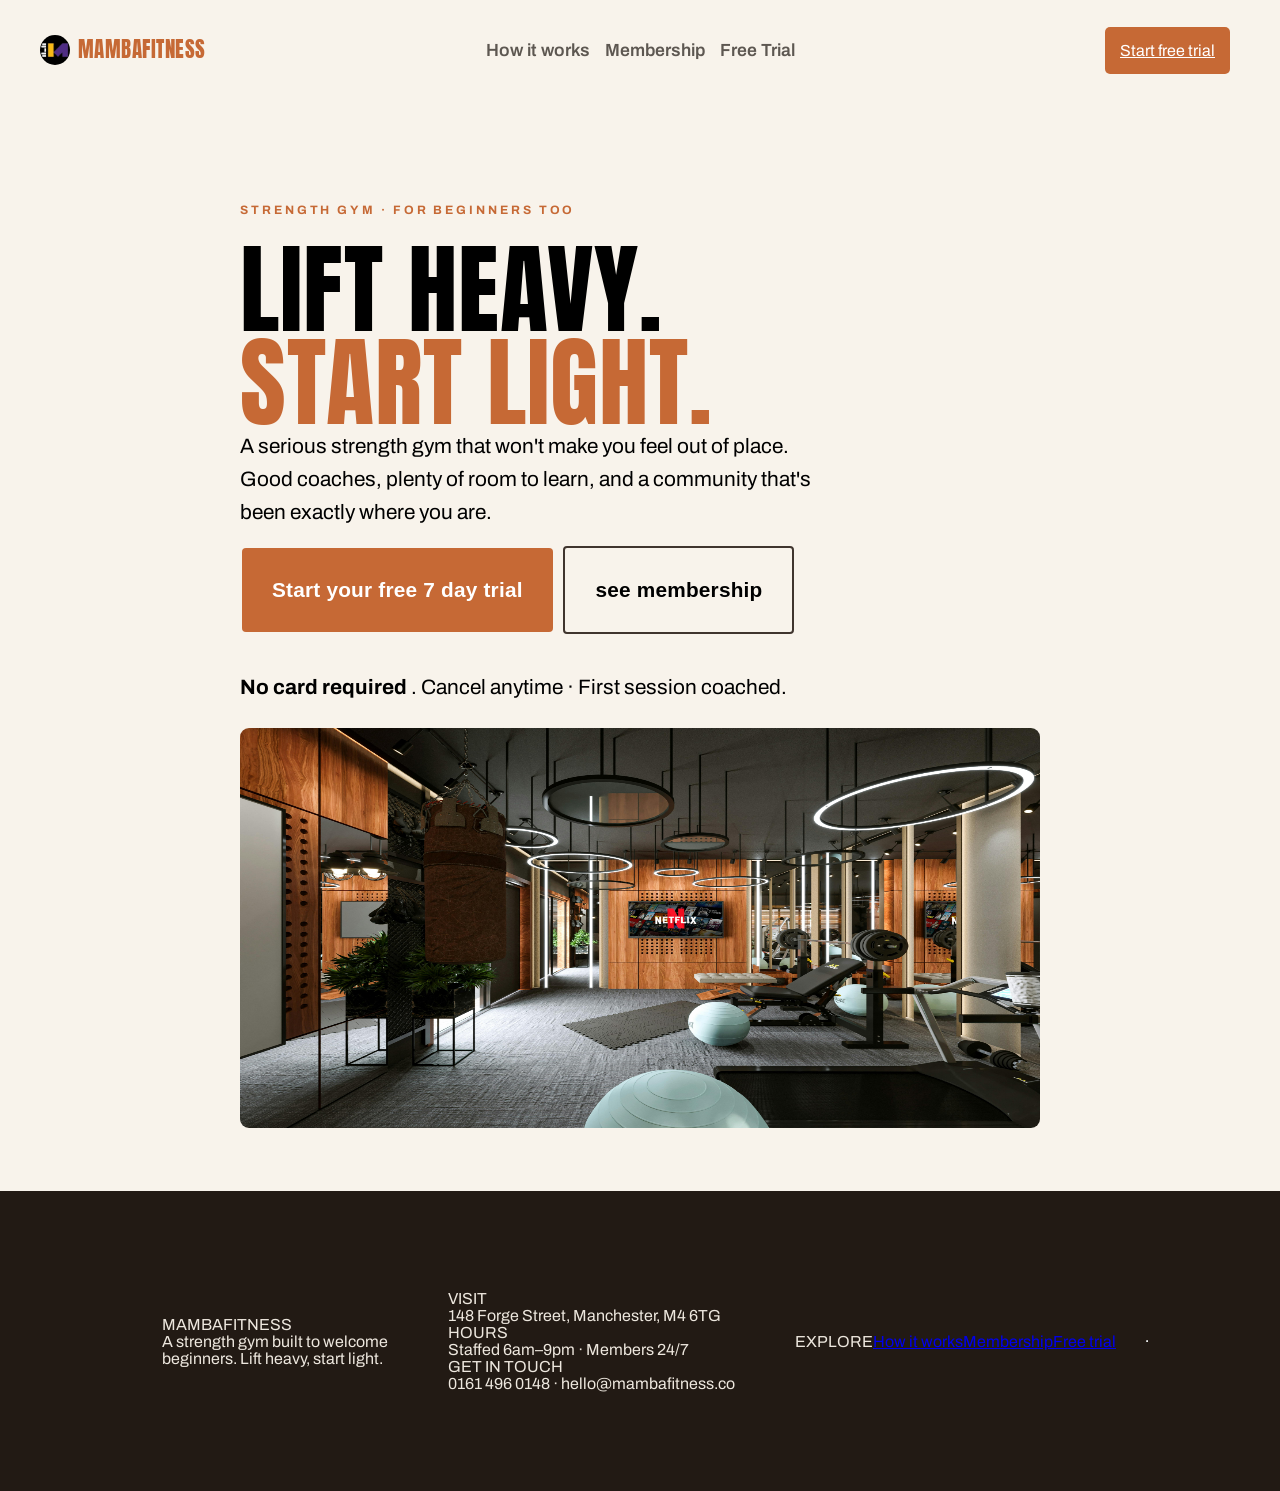
<file: level 1 task 1/index.html>
<!DOCTYPE html>
<html lang="en">
<head>
    <meta charset="UTF-8">
    <meta name="viewport" content="width=device-width, initial-scale=1.0">
    <title>Document</title>
    <link rel="stylesheet" href="style.css">
    
    
    <link href="https://fonts.googleapis.com/css2?family=Anton&family=Archivo:wght@400;500;600;700&family=Spline+Sans+Mono:wght@500&display=swap" rel="stylesheet" />

</head>
<body>
    <nav class=" navbar">
        
        <a class="nav-logo">
            <img src="logo.jpg" alt="" srcset="" ">
            <span>MAMBAFITNESS</span></a>
        <div class="links">
            <a href="index2.html">How it works</a>
            <a class="nav-membership" href="index3.html">Membership</a>
            <a class="nav-trail" href="index4.html">Free Trial</a></div>
        <div class="btn-nav"><a class="nav-btn-trial" href="index4.html">Start free trial</a>
        </div>

    </nav>
    <!-- <hr> -->
   <main>
        <div class="hero">
        <span class="eyebrow">Strength gym · for beginners too</span>
        <h1 class="display">LIFT HEAVY.<br>
        <span class="accent">START LIGHT.</span></h1>
    
        <p class="info2">A serious strength gym that won't make you feel out of place. <br> Good coaches, plenty of room to learn, and a community that's <br>been exactly where you are.</p>
        <div class="btn-hero"><a href="index4.html"><button class="trial">Start your free 7 day trial</button></a>
        <a href="index3.html" style="text-decoration: none; color: inherit;"><button class="hero-membership">see membership</button></a></div>
        <p class="hero-trust"><strong>No card required</strong> . Cancel anytime · First session coached.</p>
        <img src="gym pic.jpg" width="200px" >
        </div>
    </main>

<footer>
    <div class="moto">
MAMBAFITNESS<br>
A strength gym built to welcome <br> beginners. Lift heavy, start light.</div>
    <div class="location">VISIT<br>
148 Forge Street, Manchester, M4 6TG<br>
HOURS<br>
Staffed 6am–9pm · Members 24/7<br>
GET IN TOUCH<br>
0161 496 0148 · hello@mambafitness.co</div>
    <div class="explore">EXPLORE<br>
<a href="index2.html">How it works</a><br>
<a href="index3.html">Membership</a><br>
<a href="index4.html">Free trial</a></div>
<hr>
</footer>

</body>
</html>

<!-- Task 1: Build a Simple Static Website

Use HTML for structure and CSS for styling.
Add essential elements like navigation bar, images, and
footer.
Ensure basic responsiveness using CSS media queries. -->
</file>
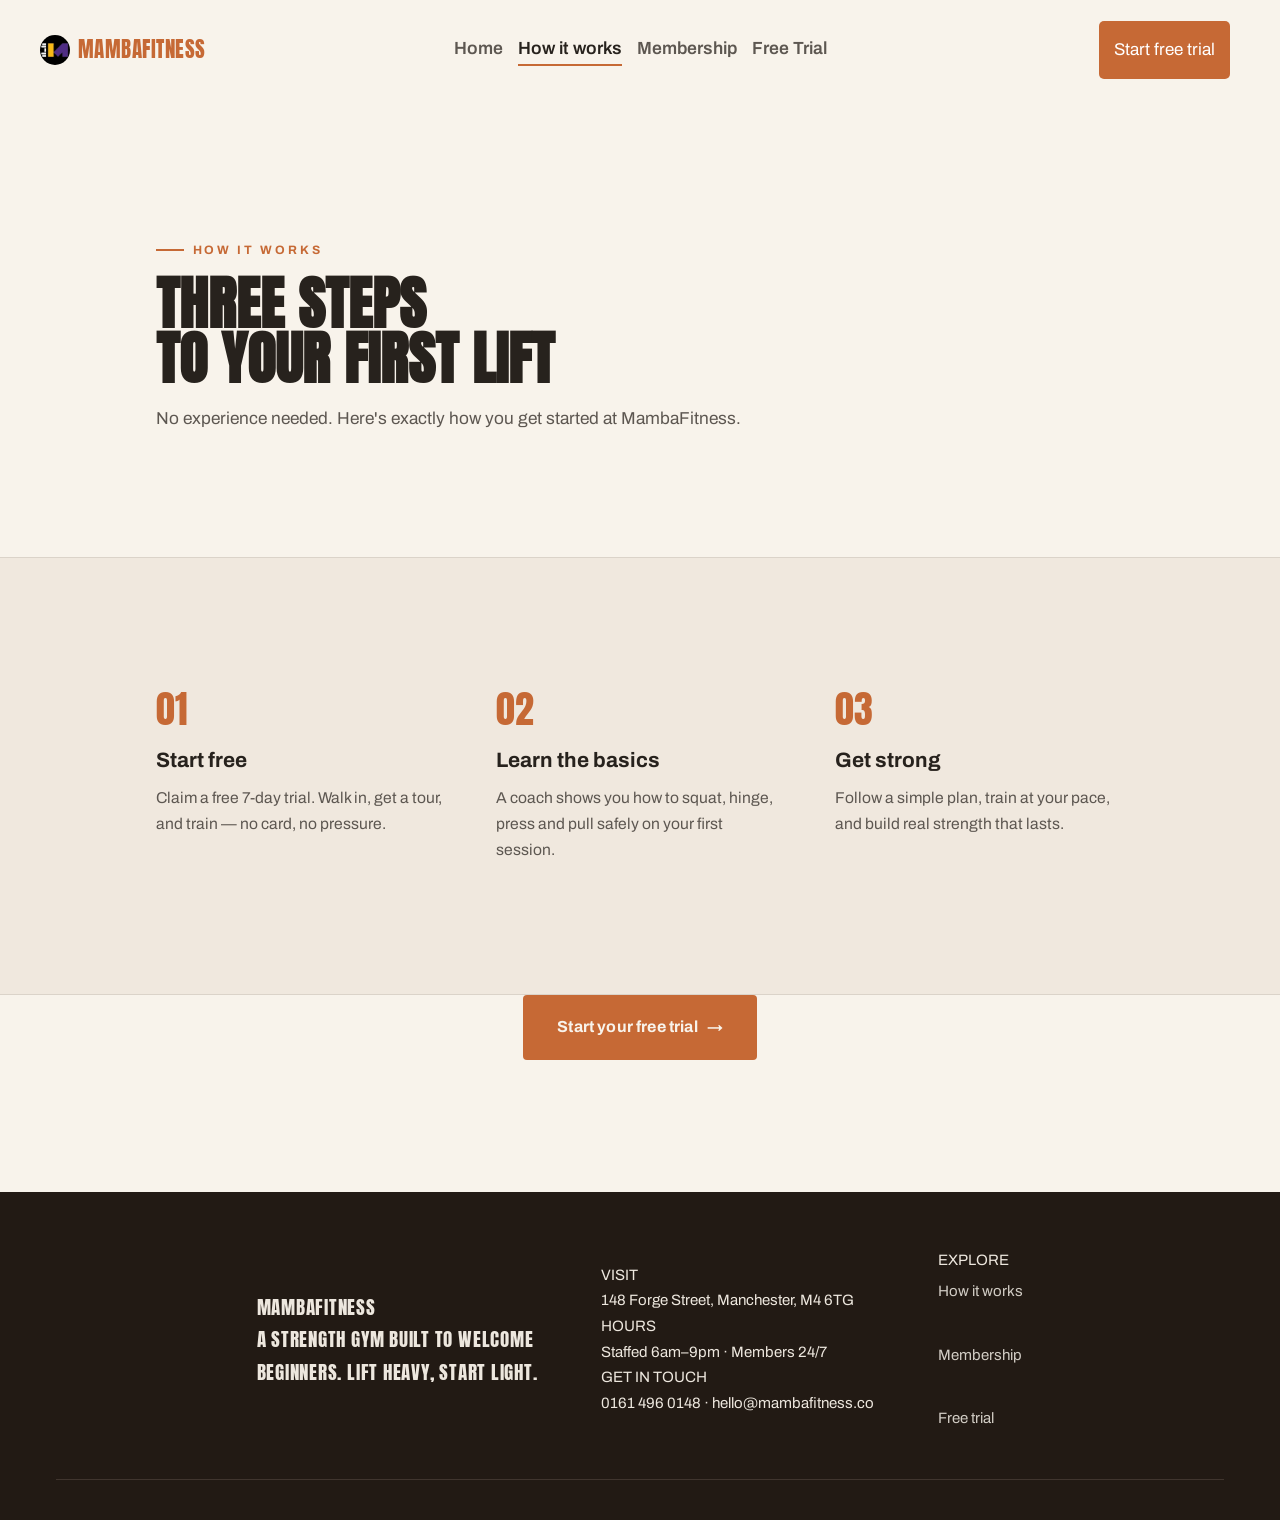
<file: level 1 task 1/index2.html>
<!DOCTYPE html>
<html lang="en">
<head>
  <meta charset="UTF-8">
  <meta name="viewport" content="width=device-width, initial-scale=1.0">
  <title>How It Works – MambaFitness</title>
  <link rel="stylesheet" href="style2.css">
  <link href="https://fonts.googleapis.com/css2?family=Anton&family=Archivo:wght@400;500;600;700&family=Spline+Sans+Mono:wght@500&display=swap" rel="stylesheet">
</head>
<body>
  <nav class="navbar">
    <a class="nav-logo" href="index.html">
      <img src="logo.jpg" alt="">
      <span>MAMBAFITNESS</span>
    </a>
    <div class="links">
      <a href="index.html">Home</a>
      <a href="index2.html" class="active">How it works</a>
      <a class="nav-membership" href="index3.html">Membership</a>
      <a class="nav-trail" href="index4.html">Free Trial</a>
    </div>
    <div class="btn-nav">
      <a class="nav-btn-trial" href="index4.html">Start free trial</a>
    </div>
  </nav>

  <main>
    <!-- Page heading -->
    <section class="section wrap" style="padding-bottom: clamp(40px, 6vw, 64px);">
      <div class="section-head reveal">
        <span class="eyebrow">How it works</span>
        <h2 class="section-title">Three steps<br />to your first lift</h2>
        <p class="section-sub">No experience needed. Here's exactly how you get started at MambaFitness.</p>
      </div>
    </section>

    <!-- The three steps (tinted band) -->
    <section class="steps section">
      <div class="wrap steps__grid reveal">
        <div class="step">
          <div class="step__n">01</div>
          <h3>Start free</h3>
          <p>Claim a free 7-day trial. Walk in, get a tour, and train — no card, no pressure.</p>
        </div>
        <div class="step">
          <div class="step__n">02</div>
          <h3>Learn the basics</h3>
          <p>A coach shows you how to squat, hinge, press and pull safely on your first session.</p>
        </div>
        <div class="step">
          <div class="step__n">03</div>
          <h3>Get strong</h3>
          <p>Follow a simple plan, train at your pace, and build real strength that lasts.</p>
        </div>
      </div>
    </section>

    <!-- Closing call-to-action -->
    <section class="section wrap page-cta reveal">
      <a href="index4.html" class="btn btn--primary btn--lg">Start your free trial <span class="arr">→</span></a>
    </section>
  </main>

  <footer>
    <div class="moto">
      MAMBAFITNESS<br>
      A strength gym built to welcome <br>beginners. Lift heavy, start light.
    </div>
    <div class="location">
      VISIT<br>
      148 Forge Street, Manchester, M4 6TG<br>
      HOURS<br>
      Staffed 6am–9pm · Members 24/7<br>
      GET IN TOUCH<br>
      0161 496 0148 · hello@mambafitness.co
    </div>
    <div class="explore">
      EXPLORE<br>
      <a href="index2.html">How it works</a><br>
      <a href="index3.html">Membership</a><br>
      <a href="index4.html">Free trial</a>
    </div>
    <hr>
  </footer>

  <script>
    document.querySelectorAll('.reveal').forEach(el => {
      new IntersectionObserver(([e]) => { if (e.isIntersecting) e.target.classList.add('in'); }, { threshold: 0.15 }).observe(el);
    });
  </script>
</body>
</html>
</file>
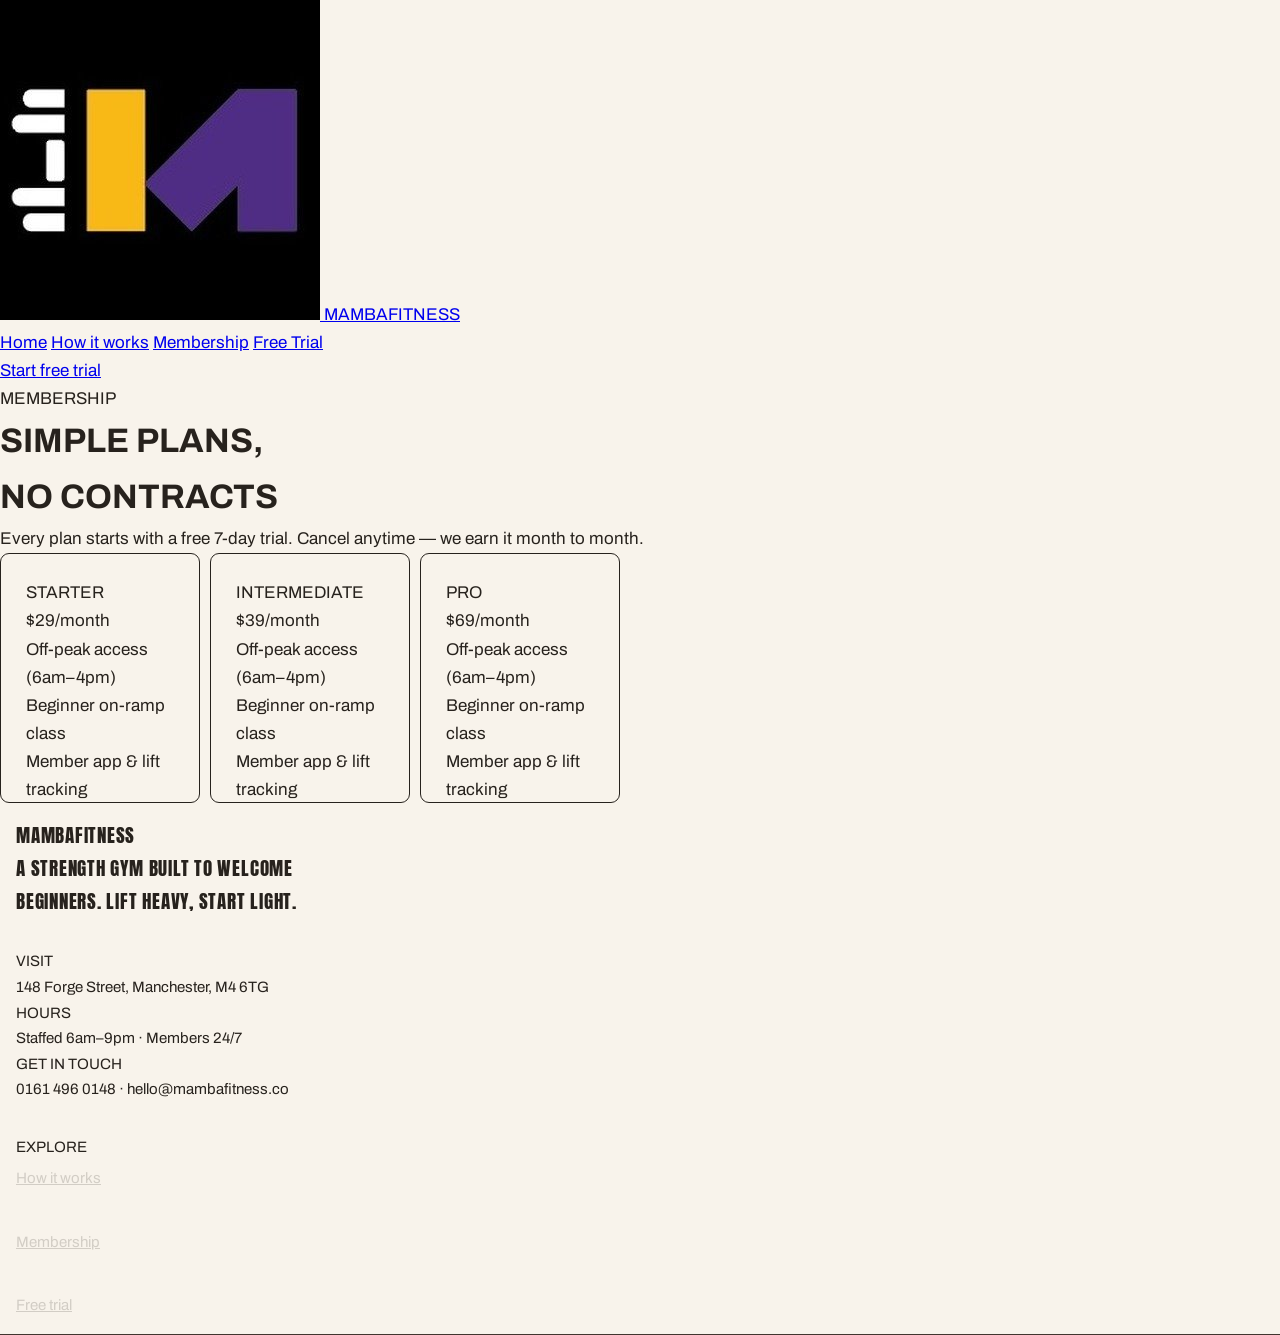
<file: level 1 task 1/index3.html>
<!DOCTYPE html>
<html lang="en">
<head>
    <meta charset="UTF-8">
    <meta name="viewport" content="width=device-width, initial-scale=1.0">
    <title>Document</title>
    <link rel="stylesheet" href="style3.css">
    <link href="https://fonts.googleapis.com/css2?family=Anton&family=Archivo:wght@400;500;600;700&family=Spline+Sans+Mono:wght@500&display=swap" rel="stylesheet" />
</head>
<body>
  <nav class=" navbar">
        
        <a class="nav-logo" href="index.html">
            <img src="logo.jpg" alt="">
            <span>MAMBAFITNESS</span></a>
        <div class="links">
            <a href="index.html">Home</a>
            <a href="index2.html">How it works</a>
            <a class="nav-membership active" href="index3.html">Membership</a>
            <a class="nav-trail" href="index4.html">Free Trial</a></div>
        <div class="btn-nav"><a class="nav-btn-trial" href="index4.html">Start free trial</a>
        </div>

    </nav>
  <main><div>
  
 


<span class="eyebrow">MEMBERSHIP</span>
        <h1 class="display">SIMPLE PLANS,<br>
        <span class="accent">NO CONTRACTS</span></h1>
<p>Every plan starts with a free 7-day trial. Cancel anytime — we earn it month to month.</p>
</div>
    <div class="prices"><div class="pricing">
        STARTER <br>
        $29/month <br>
        Off-peak access (6am–4pm) <br>
        Beginner on-ramp class <br>
        Member app & lift tracking <br>
        <button class="free-trial"> Start free trial</button>
    </div>
    <div class="pricing">
        INTERMEDIATE <br>
        $39/month <br>
        Off-peak access (6am–4pm) <br>
        Beginner on-ramp class <br>
        Member app & lift tracking <br>
        <button class="free-trial"> Start free trial</button>
    </div>
    <div class="pricing">
        PRO <br>
        $69/month <br>
        Off-peak access (6am–4pm) <br>
        Beginner on-ramp class <br>
        Member app & lift tracking <br>
        <button class="free-trial"> Start free trial</button>
    </div>
    </div></main>
    <footer>
    <div class="moto">
      MAMBAFITNESS<br>
      A strength gym built to welcome <br>beginners. Lift heavy, start light.
    </div>
    <div class="location">
      VISIT<br>
      148 Forge Street, Manchester, M4 6TG<br>
      HOURS<br>
      Staffed 6am–9pm · Members 24/7<br>
      GET IN TOUCH<br>
      0161 496 0148 · hello@mambafitness.co
    </div>
    <div class="explore">
      EXPLORE<br>
      <a href="index2.html">How it works</a><br>
      <a href="index3.html">Membership</a><br>
      <a href="index4.html">Free trial</a>
    </div>
    <hr>
  </footer>
</body>
</html>
</file>
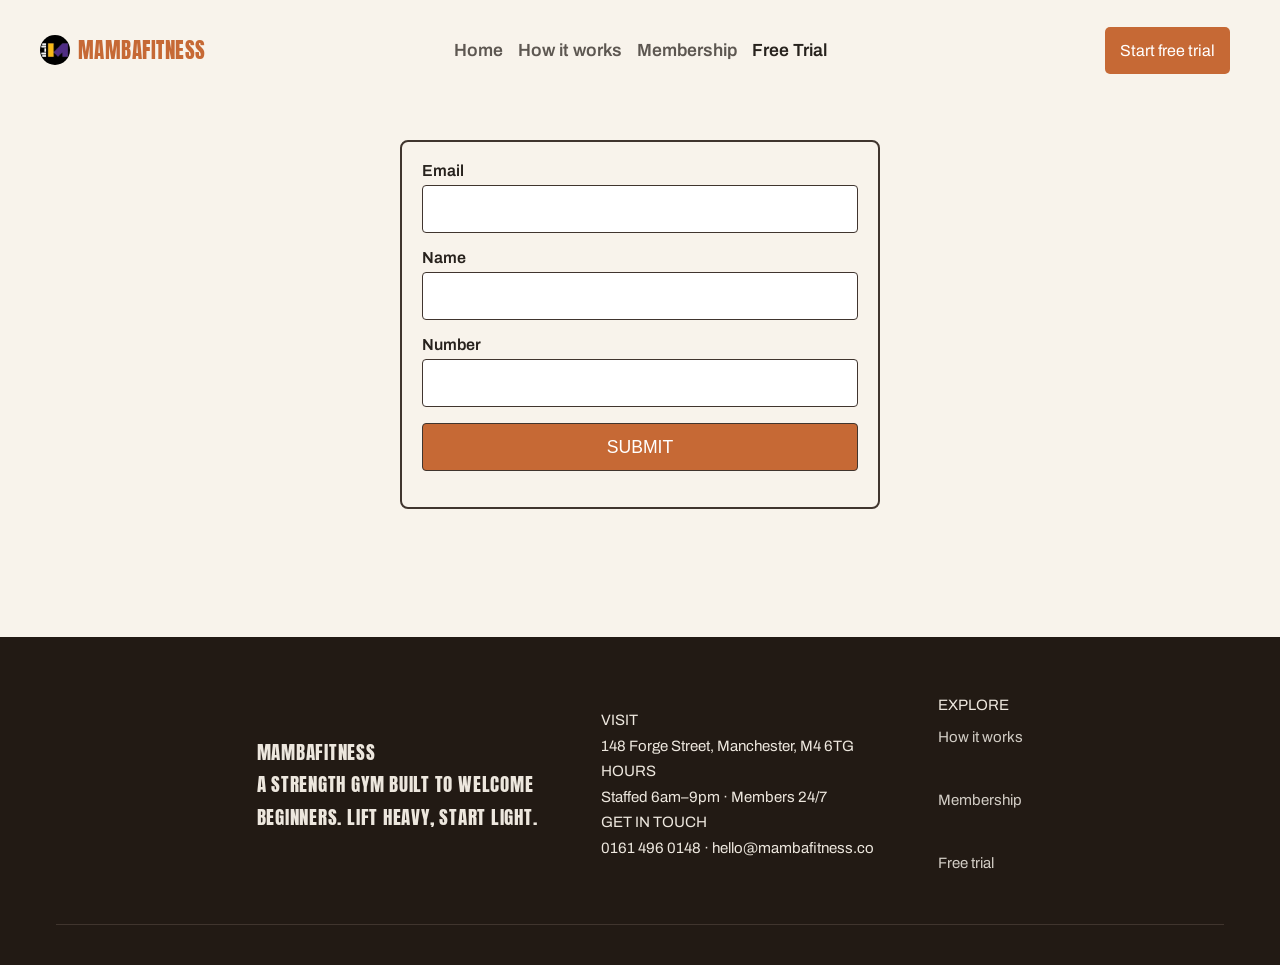
<file: level 1 task 1/index4.html>
<!DOCTYPE html>
<html lang="en">
<head>
    <meta charset="UTF-8">
    <meta name="viewport" content="width=device-width, initial-scale=1.0">
    <title>Free Trial – MambaFitness</title>
    <link rel="stylesheet" href="style4.css">
    <link href="https://fonts.googleapis.com/css2?family=Anton&family=Archivo:wght@400;500;600;700&family=Spline+Sans+Mono:wght@500&display=swap" rel="stylesheet" />
</head>
<body>
    <nav class="navbar">
        <a class="nav-logo" href="index.html">
            <img src="logo.jpg" alt="">
            <span>MAMBAFITNESS</span>
        </a>
        <div class="links">
            <a href="index.html">Home</a>
            <a href="index2.html">How it works</a>
            <a class="nav-membership" href="index3.html">Membership</a>
            <a class="nav-trail active" href="index4.html">Free Trial</a>
        </div>
        <div class="btn-nav">
            <a class="nav-btn-trial" href="index4.html">Start free trial</a>
        </div>
    </nav>

    <main>
        
        <form action="" method="post">
            <label for="">Email</label>
            <input type="email" name="" id="">
            <label for="">Name</label>
            <input type="text" name="" id="">
            <label for="">Number</label>
            <input type="tel" name="" id="">
            <button type="submit">SUBMIT</button>
        </form>
    </main>

    <footer>
        <div class="moto">
            MAMBAFITNESS<br>
            A strength gym built to welcome <br>beginners. Lift heavy, start light.
        </div>
        <div class="location">
            VISIT<br>
            148 Forge Street, Manchester, M4 6TG<br>
            HOURS<br>
            Staffed 6am–9pm · Members 24/7<br>
            GET IN TOUCH<br>
            0161 496 0148 · hello@mambafitness.co
        </div>
        <div class="explore">
            EXPLORE<br>
            <a href="index2.html">How it works</a><br>
            <a href="index3.html">Membership</a><br>
            <a href="index4.html">Free trial</a>
        </div>
        <hr>
    </footer>
</body>
</html>
</file>
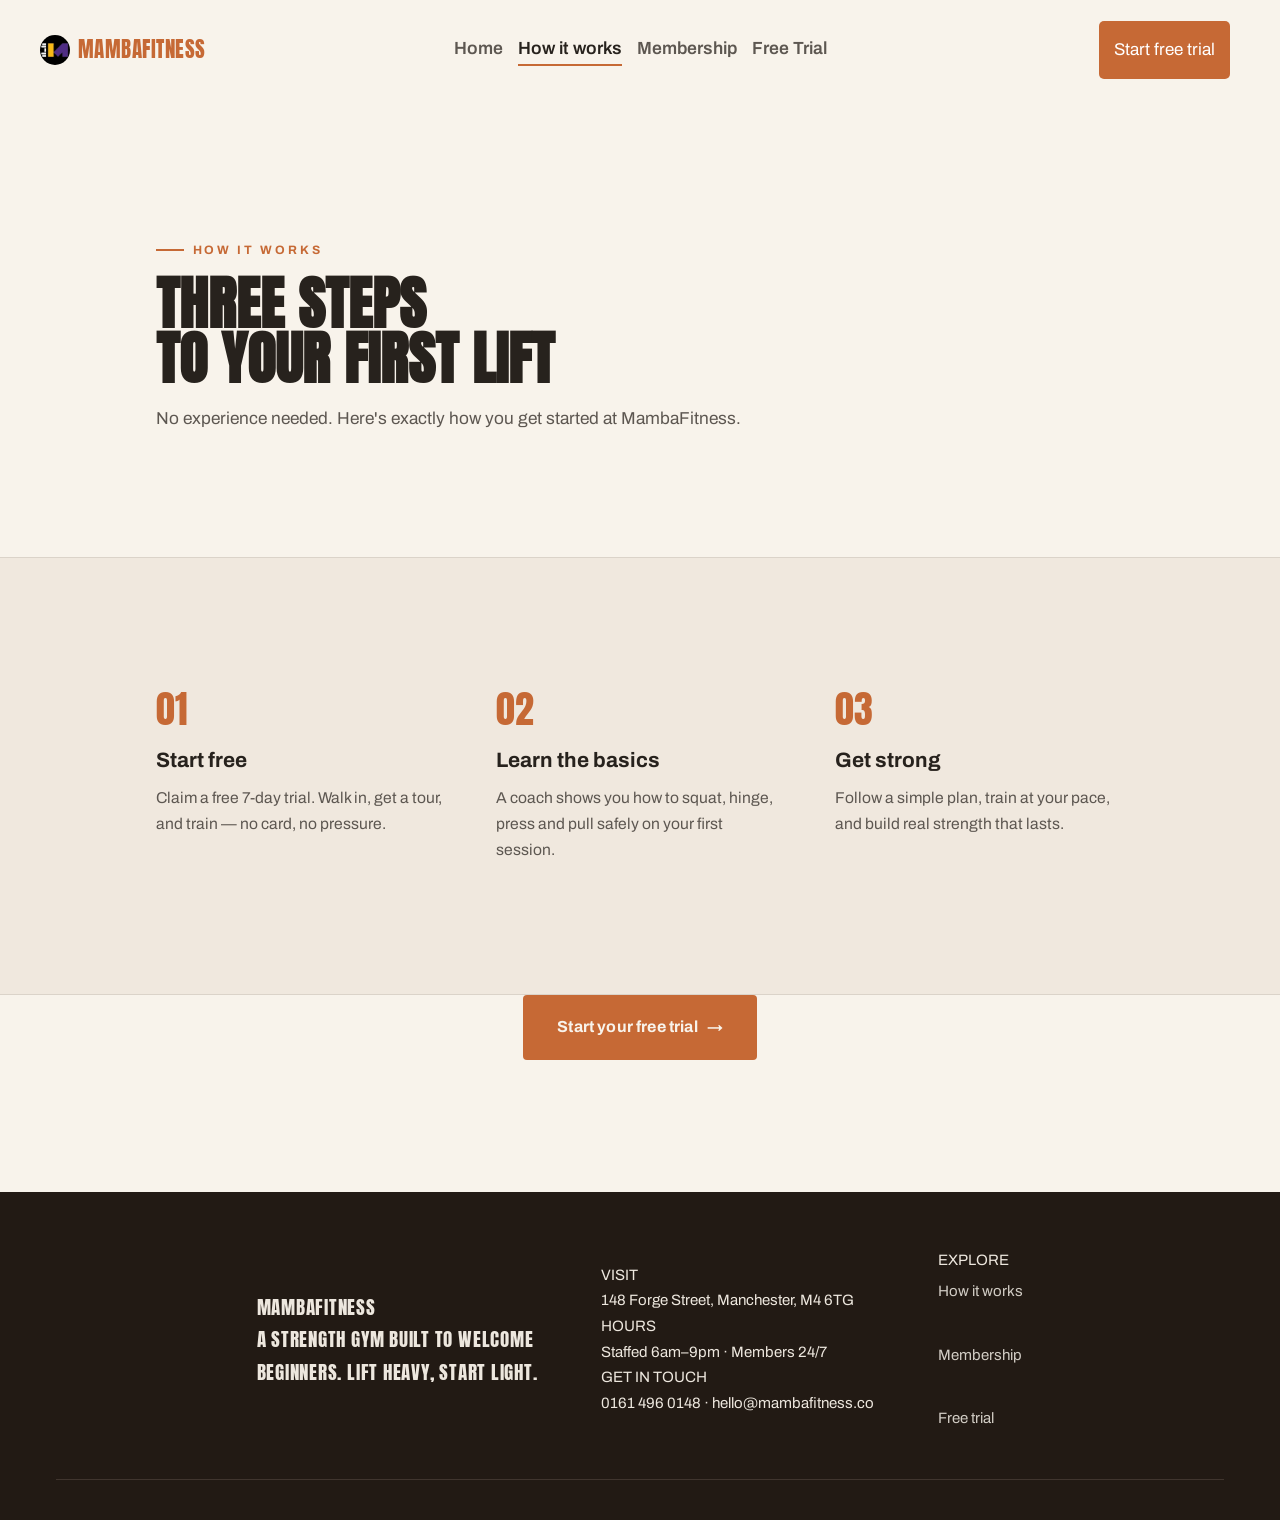
<file: level 1 task 1/page2.html>
<!DOCTYPE html>
<html lang="en">
<head>
  <meta charset="UTF-8">
  <meta name="viewport" content="width=device-width, initial-scale=1.0">
  <title>How It Works – MambaFitness</title>
  <link href="https://fonts.googleapis.com/css2?family=Anton&family=Archivo:wght@400;500;600;700&family=Spline+Sans+Mono:wght@500&display=swap" rel="stylesheet">
  <link rel="stylesheet" href="style2.css">
</head>
<body>
  <nav class="navbar">
    <a class="nav-logo">
      <img src="logo.jpg" alt="">
      <span>MAMBAFITNESS</span>
    </a>
    <div class="links">
      <a href="index.html">Home</a>
      <a href="page2.html" class="active">How it works</a>
      <a class="nav-membership" href="page3.html">Membership</a>
      <a class="nav-trail" href="page4.html">Free Trial</a>
    </div>
    <div class="btn-nav">
      <a class="nav-btn-trial">Start free trial</a>
    </div>
  </nav>

  <main>
    <!-- Page heading -->
    <section class="section wrap" style="padding-bottom: clamp(40px, 6vw, 64px);">
      <div class="section-head reveal">
        <span class="eyebrow">How it works</span>
        <h2 class="section-title">Three steps<br />to your first lift</h2>
        <p class="section-sub">No experience needed. Here's exactly how you get started at MambaFitness.</p>
      </div>
    </section>

    <!-- The three steps (tinted band) -->
    <section class="steps section">
      <div class="wrap steps__grid reveal">
        <div class="step">
          <div class="step__n">01</div>
          <h3>Start free</h3>
          <p>Claim a free 7-day trial. Walk in, get a tour, and train — no card, no pressure.</p>
        </div>
        <div class="step">
          <div class="step__n">02</div>
          <h3>Learn the basics</h3>
          <p>A coach shows you how to squat, hinge, press and pull safely on your first session.</p>
        </div>
        <div class="step">
          <div class="step__n">03</div>
          <h3>Get strong</h3>
          <p>Follow a simple plan, train at your pace, and build real strength that lasts.</p>
        </div>
      </div>
    </section>

    <!-- Closing call-to-action -->
    <section class="section wrap page-cta reveal">
      <a href="page4.html" class="btn btn--primary btn--lg">Start your free trial <span class="arr">→</span></a>
    </section>
  </main>

  <footer>
    <div class="moto">
      MAMBAFITNESS<br>
      A strength gym built to welcome <br>beginners. Lift heavy, start light.
    </div>
    <div class="location">
      VISIT<br>
      148 Forge Street, Manchester, M4 6TG<br>
      HOURS<br>
      Staffed 6am–9pm · Members 24/7<br>
      GET IN TOUCH<br>
      0161 496 0148 · hello@mambafitness.co
    </div>
    <div class="explore">
      EXPLORE<br>
      <a href="page2.html">How it works</a><br>
      <a href="page3.html">Membership</a><br>
      <a href="page4.html">Free trial</a>
    </div>
    <hr>
  </footer>

  <script>
    document.querySelectorAll('.reveal').forEach(el => {
      new IntersectionObserver(([e]) => { if (e.isIntersecting) e.target.classList.add('in'); }, { threshold: 0.15 }).observe(el);
    });
  </script>
</body>
</html>
</file>
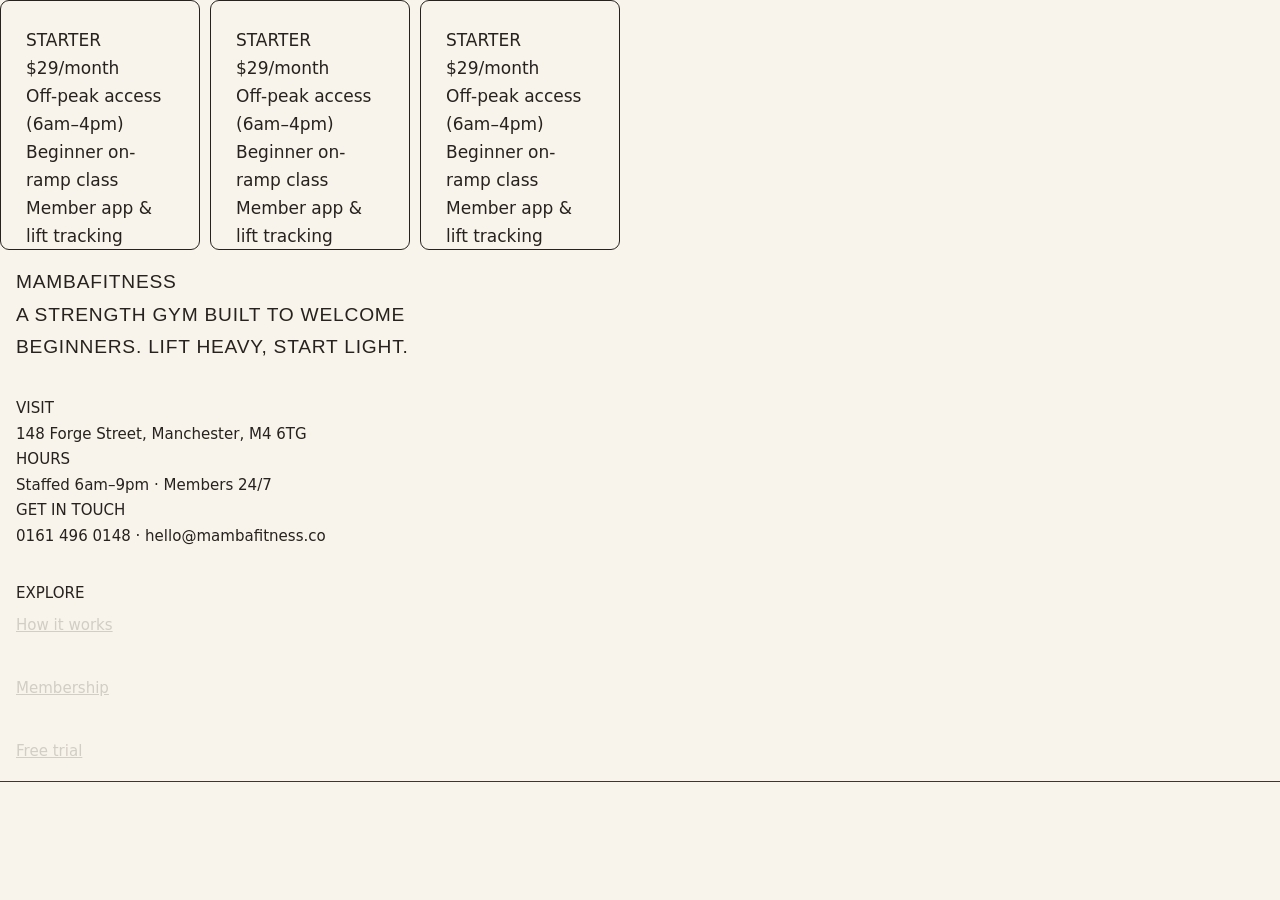
<file: level 1 task 1/page3.html>
<!DOCTYPE html>
<html lang="en">
<head>
    <meta charset="UTF-8">
    <meta name="viewport" content="width=device-width, initial-scale=1.0">
    <title>Document</title>
    <link rel="stylesheet" href="style3.css">
</head>
<body>
    <div class="prices"><div class="pricing">
        STARTER <br>
        $29/month <br>
        Off-peak access (6am–4pm) <br>
        Beginner on-ramp class <br>
        Member app & lift tracking <br>
        <button class="free-trial"> Start free trial</button>
    </div>
    <div class="pricing">
        STARTER <br>
        $29/month <br>
        Off-peak access (6am–4pm) <br>
        Beginner on-ramp class <br>
        Member app & lift tracking <br>
        <button class="free-trial"> Start free trial</button>
    </div>
    <div class="pricing">
        STARTER <br>
        $29/month <br>
        Off-peak access (6am–4pm) <br>
        Beginner on-ramp class <br>
        Member app & lift tracking <br>
        <button class="free-trial"> Start free trial</button>
    </div>
    </div>
    <footer>
    <div class="moto">
      MAMBAFITNESS<br>
      A strength gym built to welcome <br>beginners. Lift heavy, start light.
    </div>
    <div class="location">
      VISIT<br>
      148 Forge Street, Manchester, M4 6TG<br>
      HOURS<br>
      Staffed 6am–9pm · Members 24/7<br>
      GET IN TOUCH<br>
      0161 496 0148 · hello@mambafitness.co
    </div>
    <div class="explore">
      EXPLORE<br>
      <a href="page2.html">How it works</a><br>
      <a href="page3.html">Membership</a><br>
      <a href="page4.html">Free trial</a>
    </div>
    <hr>
  </footer>
</body>
</html>
</file>
<file: level 1 task 1/style.css>
:root {
  /* Warm neutral surfaces */
  --bone:      oklch(0.965 0.012 80);   /* page background — warm cream */
  --bone-2:    oklch(0.935 0.016 78);   /* steps band / subtle surface */
  --espresso:  oklch(0.225 0.018 56);   /* dark brand brown — footer, featured plan */
  --ink:       oklch(0.255 0.012 60);   /* primary text */
  --ink-soft:  oklch(0.46 0.012 62);    /* secondary / muted text */
  --line:      oklch(0.87 0.016 74);    /* light borders */
  --line-dark: oklch(0.34 0.02 56);     /* borders on dark backgrounds */

  /* Accents */
  --clay:      oklch(0.62 0.135 48);    /* terracotta — primary accent / buttons */
  --clay-deep: oklch(0.52 0.13 46);     /* darker clay — hover state */
  --olive:     oklch(0.62 0.115 124);   /* green accent — checkmarks */

  --cream:     oklch(0.93 0.014 80);    /* light text on dark backgrounds */
}

* {
  padding: 0;
  margin: 0;
  box-sizing: border-box;
}

body {
  display: flex;
  flex-direction: column;
  background: var(--bone);
  font-family: "Archivo", system-ui, sans-serif;
}

main {
  margin: 20px;
  padding-top: 200px;
  margin: 0 auto;        
}

.navbar {
  top: 0;
  left: 0;
  width: 100%;
  height: 100px;
  z-index: 100;
  position: fixed;
  align-items: center;
  padding: 0 40px;
  display: flex;
  background: var(--bone);
}

.navbar .links {
  justify-content: center;
  display: flex;
  flex: 1;
  gap: 15px;
}
.navbar .links a{
    text-decoration: none;
    color: var(--ink);
    color: inherit; 
    font-size: 1.1rem;
  font-weight: 600;
  color: var(--ink-soft);        /* oklch(0.46 0.012 62) — muted brown-grey */
  transition: color .2s;

}
.navbar .nav-logo {
  display: flex;
  justify-content: flex-start;
  flex: 1;
  gap: 8px;
  align-items: center;
  font-family: "Anton", sans-serif;
  font-size: 1.5rem;
  text-transform: uppercase;
  letter-spacing: 0.02em;
}

.navbar span {
  font-weight: 500;
  font-style: normal;
  color: var(--clay);
  font-size: 1.3rem;
  line-height: 30px;
}

.navbar .nav-logo img {
  display: block;
  width: auto;
  height: 30px;
  object-fit: contain;
  border-radius: 50px;
  margin-bottom: 0;
}

.navbar .btn-nav {
  justify-content: flex-end;
  display: flex;
  flex: 1;
}

.nav-btn-trial {
  color: white;
  background: var(--clay);
  padding: 15px;
  margin: 10px;
  border-radius: 5px;
  transition: background .2s, transform .15s;
  cursor: pointer;
}

.nav-btn-trial:hover {
  background: var(--clay-deep);
  transform: translateY(-2px);
}

.navbar a:hover {
  cursor: pointer;
}

.eyebrow {
  font-size: 0.76rem;
  font-weight: 700;
  letter-spacing: 0.24em;
  text-transform: uppercase;
  color: var(--clay);
  display: inline-flex;
  align-items: center;
  gap: 0.7em;
}

footer {
  display: flex;
  justify-content: center;
  align-items: center;
  margin-top: auto;
  background: var(--espresso);
  color: var(--cream);
  height: 300px;
}

footer div {
  display: flex;
  padding: 30px;
}

.trial {
  display: flex;
  flex-direction: row;
  gap: 20px;
  padding-top: 30px;
}

.btn-hero a {
  text-decoration: none;
}

.btn-hero {
  display: inline-flex;
  align-items: center;
  gap: 0.70em;
  font-weight: 700;
  font-size: 0.96rem;
  letter-spacing: 0.01em;
  padding: 15px 0;
  border-radius: 4px;
  border: 2px solid transparent;
  transition: transform .15s, background .2s, color .2s, border-color .2s;
  white-space: nowrap;
}

.btn-hero .hero-membership {
  background: transparent;
  border: 2px solid var(--line-dark);
  color: inherit;
}

.btn-hero button {
  background: var(--clay);
  padding: 30px;
  border: none;
  color: white;
  border-radius: 4px;
  font-weight: 700;
  font-size: 1.3rem;
  letter-spacing: 0.01em;
  transition: background .2s, transform .15s;
  cursor: pointer;
}

.btn-hero button.trial:hover {
  background: var(--clay-deep);
  transform: translateY(-2px);
}

.btn-hero .hero-membership:hover {
  background: var(--espresso);
  border-color: var(--espresso);
  color: var(--cream);
  transform: translateY(-2px);
}

.hero-trust {
  padding-top: 25px;
  padding-bottom: 30px;
  font-size: 1.3em;
}

img {
  width: 800px;
  height: 400px;
  border-radius: 9px;
  margin-bottom: 60px;
}

h1 {
  font-size: clamp(2.9rem, 8.5vw, 6.2rem);
  margin: 26px 0 0;
}

.info2 {
  font-size: 1.3em;
  line-height: 1.6;
}

.accent {
  font-style: normal;
  color: var(--clay);
}

.display {
  font-family: "Anton", sans-serif;
  font-weight: 400;
  text-transform: uppercase;
  line-height: 0.94;
  letter-spacing: 0.01em;
}
</file>
<file: level 1 task 1/style2.css>
:root {
  --bone:      oklch(0.965 0.012 80);
  --bone-2:    oklch(0.935 0.016 78);
  --espresso:  oklch(0.225 0.018 56);
  --ink:       oklch(0.255 0.012 60);
  --ink-soft:  oklch(0.46 0.012 62);
  --line:      oklch(0.87 0.016 74);
  --line-dark: oklch(0.34 0.02 56);
  --clay:      oklch(0.62 0.135 48);
  --clay-deep: oklch(0.52 0.13 46);
  --olive:     oklch(0.62 0.115 124);
  --cream:     oklch(0.93 0.014 80);
  --radius: 4px;
  --radius-lg: 10px;
  --maxw: 1080px;
  --gut: clamp(22px, 6vw, 56px);
}

* { box-sizing: border-box; margin: 0; padding: 0; }
html { scroll-behavior: smooth; -webkit-text-size-adjust: 100%; }
body {
  font-family: "Archivo", system-ui, sans-serif;
  background: var(--bone); color: var(--ink);
  line-height: 1.65; font-size: 17px;
  -webkit-font-smoothing: antialiased; 
  text-rendering: optimizeLegibility;
}
img { display: block; max-width: 100%; }
a { color: inherit; text-decoration: none; }
button { font-family: inherit; cursor: pointer; }
::selection { background: var(--clay); color: var(--bone); }

.wrap { max-width: var(--maxw); margin-inline: auto; padding-inline: var(--gut); }
.section { padding-block: clamp(72px, 12vw, 132px); }

.display { font-family: "Anton", sans-serif; font-weight: 400; text-transform: uppercase; line-height: 0.94; letter-spacing: 0.01em; }
.eyebrow { font-size: 0.76rem; font-weight: 700; letter-spacing: 0.24em; text-transform: uppercase; color: var(--clay); display: inline-flex; align-items: center; gap: 0.7em; }
.eyebrow::before { content: ""; width: 28px; height: 2px; background: var(--clay); }

/* Buttons */
.btn { display: inline-flex; align-items: center; gap: 0.55em; font-weight: 700; font-size: 0.96rem; letter-spacing: 0.01em; padding: 15px 28px; border-radius: var(--radius); border: 2px solid transparent; transition: transform .15s, background .2s, color .2s, border-color .2s; white-space: nowrap; }
.btn:active { transform: translateY(1px); }
.btn--primary { background: var(--clay); color: var(--bone); }
.btn--primary:hover { background: var(--clay-deep); }
.btn--ink { background: var(--espresso); color: var(--cream); }
.btn--ink:hover { background: oklch(0.28 0.02 58); }
.btn--ghost { background: transparent; border-color: var(--line-dark); color: inherit; }
.btn--ghost:hover { 
    border-color: var(--clay); color: var(--clay); }
.btn--lg { padding: 17px 32px; font-size: 1rem; }
.btn .arr { transition: transform .2s; }
.btn:hover .arr { transform: translateX(3px); }

/* Placeholder */
.ph { position: relative; background: repeating-linear-gradient(135deg, oklch(0.89 0.02 74) 0 11px, oklch(0.865 0.022 74) 11px 22px); border: 1px solid var(--line); border-radius: var(--radius-lg); overflow: hidden; display: grid; place-items: center; }
.ph span { font-family: "Spline Sans Mono", ui-monospace, monospace; font-size: 0.72rem; letter-spacing: 0.04em; text-transform: uppercase; color: var(--ink-soft); padding: 4px 10px; background: oklch(0.96 0.012 80 / 0.78); border-radius: 3px; text-align: center; }

/* Nav */
.nav { position: sticky; top: 0; z-index: 100; background: oklch(0.965 0.012 80 / 0.82); backdrop-filter: blur(14px); border-bottom: 1px solid transparent; transition: border-color .25s, box-shadow .25s; }
.nav.scrolled { border-color: var(--line); }
.nav__inner { display: flex; align-items: center; justify-content: space-between; height: 74px; }
.brand { display: flex; align-items: center; gap: 11px; font-family: "Anton", sans-serif; font-size: 1.4rem; text-transform: uppercase; letter-spacing: 0.02em; }
.brand__mark { width: 32px; height: 32px; border-radius: 50%; background: var(--espresso); display: grid; place-items: center; flex: none; }
.brand__mark::after { content: ""; width: 12px; height: 12px; border-radius: 50%; background: var(--clay); }
.brand b { font-weight: 400; }
.brand i { font-style: normal; color: var(--clay); }
.nav__links { display: flex; align-items: center; gap: 30px; }
.nav__links a { font-size: 0.92rem; font-weight: 600; color: var(--ink-soft); transition: color .2s; }
.nav__links a:hover { color: var(--ink); }
.nav__burger { display: none; flex-direction: column; gap: 5px; background: none; border: 0; padding: 8px; }
.nav__burger span { width: 24px; height: 2px; background: var(--ink); }

/* Section head */
.section-head { max-width: 640px; margin-bottom: clamp(40px, 5vw, 60px); }
.section-title { font-family: "Anton", sans-serif; text-transform: uppercase; line-height: 0.96; font-size: clamp(2.2rem, 5vw, 3.6rem); margin-top: 16px; }
.section-sub { font-size: 1.08rem; color: var(--ink-soft); margin-top: 18px; }

/* Steps */
.steps { background: var(--bone-2); border-block: 1px solid var(--line); }
.steps__grid { display: grid; grid-template-columns: repeat(3, 1fr); gap: clamp(28px, 4vw, 56px); }
.step__n { font-family: "Anton", sans-serif; font-size: 2.4rem; color: var(--clay); line-height: 1; }
.step h3 { font-size: 1.3rem; font-weight: 700; margin: 14px 0 8px; }
.step p { color: var(--ink-soft); font-size: 0.98rem; }

/* Footer */
.foot { background: var(--espresso); color: var(--cream); padding-block: 56px 28px; }
.foot__top { display: flex; flex-wrap: wrap; justify-content: space-between; gap: 32px; padding-bottom: 40px; border-bottom: 1px solid var(--line-dark); }
.foot .brand { color: var(--cream); margin-bottom: 14px; }
.foot__blurb { color: oklch(0.78 0.012 78); font-size: 0.94rem; max-width: 30ch; }
.foot__contact { display: flex; flex-direction: column; gap: 6px; font-size: 0.96rem; color: oklch(0.85 0.012 78); }
.foot__contact b { color: oklch(0.7 0.012 78); font-weight: 700; font-size: 0.76rem; text-transform: uppercase; letter-spacing: 0.1em; display: block; margin-bottom: 4px; }
.foot__links { display: flex; gap: 20px; flex-wrap: wrap; }
.foot__links a { color: oklch(0.85 0.012 78); font-size: 0.94rem; transition: color .2s; }
.foot__links a:hover { color: var(--clay); }
.foot__bottom { display: flex; justify-content: space-between; align-items: center; padding-top: 24px; color: oklch(0.66 0.012 78); font-size: 0.84rem; flex-wrap: wrap; gap: 10px; }

/* Reveal animation */
@media (prefers-reduced-motion: no-preference) {
  .reveal { opacity: 0; transform: translateY(20px); transition: opacity .7s cubic-bezier(.2,.7,.2,1), transform .7s cubic-bezier(.2,.7,.2,1); }
  .reveal.in { opacity: 1; transform: none; }
}

/* Multi-page additions */
body { display: flex; flex-direction: column; min-height: 100vh; }
main { flex: 1 0 auto; }
.foot { flex-shrink: 0; }
.nav__links a.active { color: var(--ink); position: relative; }
.nav__links a.active::after { content: ""; position: absolute; left: 0; right: 0; bottom: -7px; height: 2px; background: var(--clay); }
.page-cta { text-align: center; padding-top: 0; }

/* Navbar */
.navbar {
  top: 0; left: 0; width: 100%; height: 100px; z-index: 100;
  position: fixed; align-items: center; padding: 0 40px;
  display: flex; background: var(--bone);
}
.navbar .links { justify-content: center; display: flex; flex: 1; gap: 15px; }
.navbar .links a {
  text-decoration: none; font-size: 1.1rem; font-weight: 600;
  color: var(--ink-soft); transition: color .2s;
}
.navbar .links a.active { color: var(--ink); border-bottom: 2px solid var(--clay); }
.navbar .links a:hover { color: var(--ink); }
.navbar .nav-logo {
  display: flex; justify-content: flex-start; flex: 1; gap: 8px;
  align-items: center; font-family: "Anton", sans-serif; font-size: 1.5rem;
  text-transform: uppercase; letter-spacing: 0.02em;
}
.navbar span { font-weight: 500; color: var(--clay); font-size: 1.3rem; }
.navbar .nav-logo img { display: block; width: auto; height: 30px; object-fit: contain; border-radius: 50px; }
.navbar .btn-nav { justify-content: flex-end; display: flex; flex: 1; }
.nav-btn-trial {
  text-decoration: none;
  color: white; background: var(--clay); padding: 15px; margin: 10px;
  border-radius: 5px; transition: background .2s, transform .15s; cursor: pointer;
}
.nav-btn-trial:hover { background: var(--clay-deep); transform: translateY(-2px); }
main { padding-top: 100px; }

/* Footer */
footer {
  display: flex; justify-content: center; align-items: center;
  margin-top: auto; background: var(--espresso); color: var(--cream);
  min-height: 200px; padding: 40px var(--gut); gap: 32px; flex-wrap: wrap;
}
footer div { display: flex; flex-direction: column; padding: 16px; gap: 6px; font-size: 0.94rem; line-height: 1.7; }
footer a { color: oklch(0.85 0.012 78); transition: color .2s; }
footer a:hover { color: var(--clay); }
footer hr { width: 100%; border: none; border-top: 1px solid var(--line-dark); }
.moto { font-family: "Anton", sans-serif; font-size: 1.2rem; text-transform: uppercase; letter-spacing: 0.04em; }

/* Responsive */
@media (max-width: 900px) {
  .nav__links, .nav__cta .btn { display: none; }
  .nav__burger { display: flex; }
  .nav.open .nav__links { display: flex; flex-direction: column; align-items: flex-start; gap: 2px; position: absolute; top: 74px; left: 0; right: 0; background: var(--bone); border-bottom: 1px solid var(--line); padding: 16px var(--gut) 24px; }
  .nav.open .nav__links a { padding: 10px 0; font-size: 1.05rem; }
  .steps__grid { grid-template-columns: 1fr; gap: 30px; }
  .plans { grid-template-columns: 1fr; max-width: 440px; }
  .trial__grid { grid-template-columns: 1fr; }
}
</file>
<file: level 1 task 1/style3.css>
:root {
  --bone:      oklch(0.965 0.012 80);
  --bone-2:    oklch(0.935 0.016 78);
  --espresso:  oklch(0.225 0.018 56);
  --ink:       oklch(0.255 0.012 60);
  --ink-soft:  oklch(0.46 0.012 62);
  --line:      oklch(0.87 0.016 74);
  --line-dark: oklch(0.34 0.02 56);
  --clay:      oklch(0.62 0.135 48);
  --clay-deep: oklch(0.52 0.13 46);
  --olive:     oklch(0.62 0.115 124);
  --cream:     oklch(0.93 0.014 80);
  --radius: 4px;
  --radius-lg: 10px;
  --maxw: 1080px;
  --gut: clamp(22px, 6vw, 56px);
}
* { box-sizing: border-box; margin: 0; padding: 0; }
html { scroll-behavior: smooth; -webkit-text-size-adjust: 100%; }
body {
  font-family: "Archivo", system-ui, sans-serif;
  background: var(--bone); color: var(--ink);
  line-height: 1.65; font-size: 17px;
  -webkit-font-smoothing: antialiased; 
  text-rendering: optimizeLegibility;
}

.pricing{
    border: 1px solid;
    display: block;
    /* background-color: black; */
    height: 250px;
    width: 200px;
    border-radius: 9px;
    padding: 25px;
    overflow: hidden;
}

button{
    padding: 10px 70px;
    border: 1px solid;
    border-radius: 4px;
    background-color: var(--clay);
    



}
.prices{
   display: flex; 
   flex-direction: row;
   gap: 10px;
}
Footer
footer {
  display: flex; justify-content: center; align-items: center;
  margin-top: auto; background: var(--espresso); color: var(--cream);
  min-height: 200px; padding: 40px var(--gut); gap: 32px; flex-wrap: wrap;
}
footer div { display: flex; flex-direction: column; padding: 16px; gap: 6px; font-size: 0.94rem; line-height: 1.7; }
footer a { color: oklch(0.85 0.012 78); transition: color .2s; }
footer a:hover { color: var(--clay); }
footer hr { width: 100%; border: none; border-top: 1px solid var(--line-dark); }
.moto { font-family: "Anton", sans-serif; font-size: 1.2rem; text-transform: uppercase; letter-spacing: 0.04em; }
</file>
<file: level 1 task 1/style4.css>
:root {
  --bone:      oklch(0.965 0.012 80);
  --bone-2:    oklch(0.935 0.016 78);
  --espresso:  oklch(0.225 0.018 56);
  --ink:       oklch(0.255 0.012 60);
  --ink-soft:  oklch(0.46 0.012 62);
  --line:      oklch(0.87 0.016 74);
  --line-dark: oklch(0.34 0.02 56);
  --clay:      oklch(0.62 0.135 48);
  --clay-deep: oklch(0.52 0.13 46);
  --olive:     oklch(0.62 0.115 124);
  --cream:     oklch(0.93 0.014 80);
  --gut: clamp(22px, 6vw, 56px);
}

* { box-sizing: border-box; margin: 0; padding: 0; }

body {
  font-family: "Archivo", system-ui, sans-serif;
  background: var(--bone);
  color: var(--ink);
  display: flex;
  flex-direction: column;
  min-height: 100vh;
  -webkit-font-smoothing: antialiased;
}

main {
  flex: 1 0 auto;
  padding-top: 100px;
}

.navbar {
  top: 0;
  left: 0;
  width: 100%;
  height: 100px;
  z-index: 100;
  position: fixed;
  align-items: center;
  padding: 0 40px;
  display: flex;
  background: var(--bone);
}

.navbar .links {
  justify-content: center;
  display: flex;
  flex: 1;
  gap: 15px;
}

.navbar .links a {
  text-decoration: none;
  font-size: 1.1rem;
  font-weight: 600;
  color: var(--ink-soft);
  transition: color .2s;
}

.navbar .links a:hover { color: var(--ink); }
.navbar .links a.active { color: var(--ink);  }

.navbar .nav-logo {
  display: flex;
  justify-content: flex-start;
  flex: 1;
  gap: 8px;
  align-items: center;
  font-family: "Anton", sans-serif;
  font-size: 1.5rem;
  text-transform: uppercase;
  letter-spacing: 0.02em;
  text-decoration: none;
  color: inherit;
}

.navbar span {
  font-weight: 500;
  color: var(--clay);
  font-size: 1.3rem;
}
.nav-logo a{
    text-decoration: none;
}

.navbar .nav-logo img {
  display: block;
  width: auto;
  height: 30px;
  object-fit: contain;
  border-radius: 50px;
}

.navbar .btn-nav {
  justify-content: flex-end;
  display: flex;
  flex: 1;
}

.nav-btn-trial {
  text-decoration: none;
  color: white;
  background: var(--clay);
  padding: 15px;
  margin: 10px;
  border-radius: 5px;
  text-decoration: none;
  transition: background .2s, transform .15s;
  cursor: pointer;
}

.nav-btn-trial:hover {
  background: var(--clay-deep);
  transform: translateY(-2px);
}

footer {
  display: flex;
  justify-content: center;
  align-items: center;
  margin-top: auto;
  background: var(--espresso);
  color: var(--cream);
  height: auto;
  padding: 40px var(--gut);
  gap: 32px;
  flex-wrap: wrap;
}

footer div {
  display: flex;
  flex-direction: column;
  padding: 16px;
  gap: 6px;
  font-size: 0.94rem;
  line-height: 1.7;
}

footer a {
  color: oklch(0.85 0.012 78);
  text-decoration: none;
  transition: color .2s;
}

footer a:hover { color: var(--clay); }
footer hr { width: 100%; border: none; border-top: 1px solid var(--line-dark); }

.moto {
  font-family: "Anton", sans-serif;
  font-size: 1.2rem;
  text-transform: uppercase;
  letter-spacing: 0.04em;
}
form {
    border: 2px solid var(--line-dark);
    padding: 20px;
    margin: 40px auto;
    max-width: 480px;
    border-radius: 8px;
    margin-bottom: 10%;
}
input {
    width: 100%;
    height: 48px;
    font-size: 1.1rem;
    padding: 0 12px;
    border: 1px solid var(--line-dark);
    border-radius: 4px;
    margin-bottom: 16px;
}
button {
    width: 100%;
    height: 48px;
    font-size: 1.1rem;
    padding: 0 12px;
    border: 1px solid var(--line-dark);
    border-radius: 4px;
    margin-bottom: 16px;
    background: var(--clay);
    color: white;
    cursor: pointer;
    transition: background .2s, transform .15s;
}

button:hover {
    background: var(--clay-deep);
    transform: translateY(-2px);
}

label {
    font-size: 1rem;
    font-weight: 600;
    display: block;
    margin-bottom: 6px;
}
</file>
